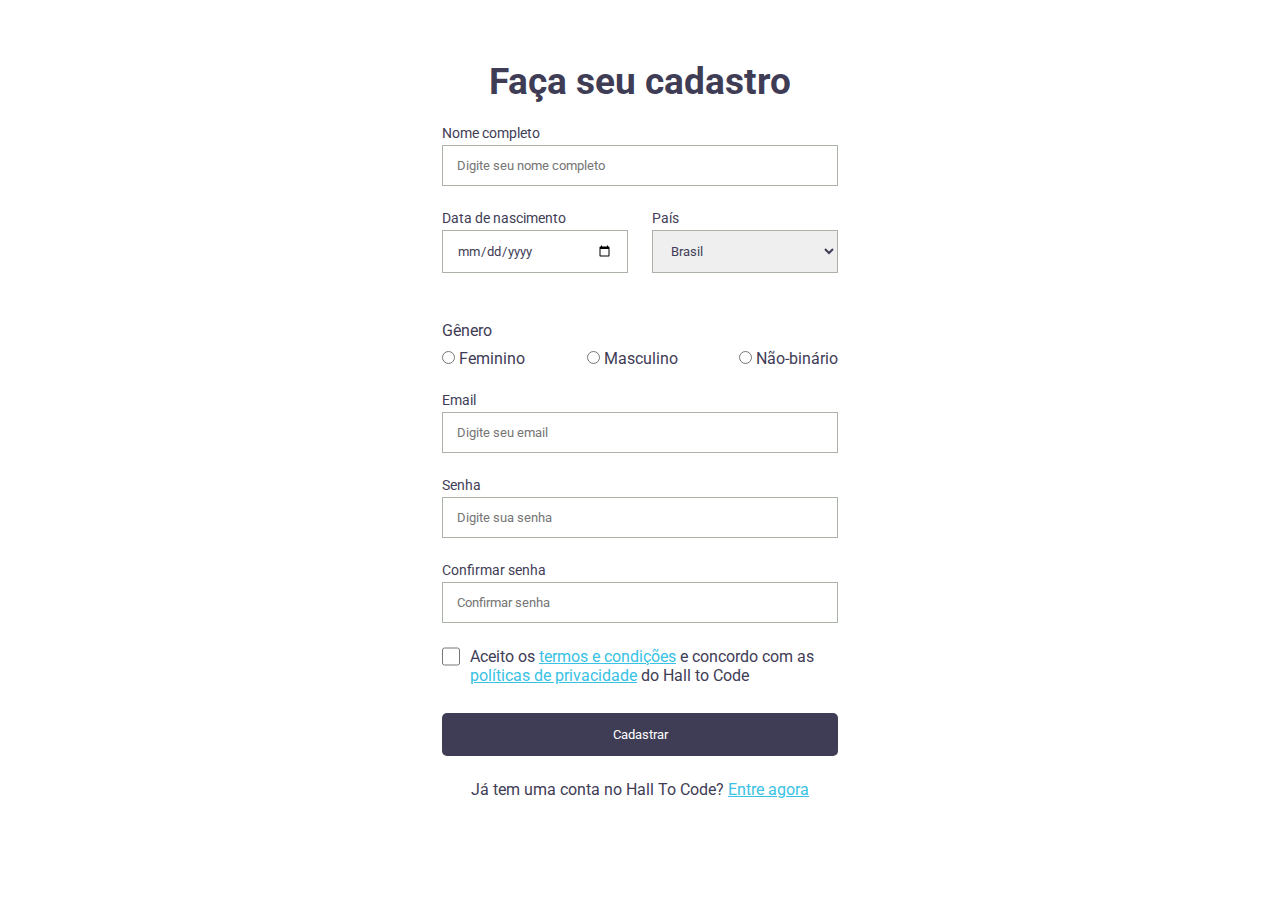
<file: Aula 2/index.html>
<head>
  <title>Aula 2 -Formulário</title>

  <link rel="preconnect" href="https://fonts.googleapis.com" />
  <link rel="preconnect" href="https://fonts.gstatic.com" crossorigin />
  <link
    href="https://fonts.googleapis.com/css2?family=Roboto:wght@400;500;700&display=swap"
    rel="stylesheet"
  />

  <link href="./styles.css" rel="stylesheet" />
</head>
<body>
  <section class="container">
    <form class="form">
      <h1 class="title">Faça seu cadastro</h1>

      <div class="box">
        <label class="label-field" for="name-field">Nome completo</label>
        <input
          type="text"
          placeholder="Digite seu nome completo"
          id="name-field"
          class="field-input"
          required
        />
      </div>
      <div class="double-box">
        <div class="box space-between">
          <div class="box">
            <label class="label-field">Data de nascimento</label>
            <input type="date" class="field-input" />
          </div>
        </div>

        <div class="box space-between">
          <label class="label-field">País</label>
          <select class="select">
            <option>Brasil</option>
            <option>Alemanha</option>
            <option>Argentina</option>
          </select>
        </div>
      </div>

      <div class="box-genre box">
        <span class="genre-title">Gênero</span>
        <div class="options-genre">
          <div class="select-genre">
            <input type="radio" name="input-genre" id="" />
            <label>Feminino</label>
          </div>

          <div class="select-genre">
            <input type="radio" name="input-genre" id="" />
            <label>Masculino</label>
          </div>

          <div class="select-genre">
            <input type="radio" name="input-genre" id="" />
            <label>Não-binário</label>
          </div>
        </div>
      </div>

      <div class="box">
        <label class="label-field">Email</label>
        <input type="text" placeholder="Digite seu email" class="field-input" required />
      </div>

      <div class="box">
        <label class="label-field">Senha</label>
        <input
          type="password"
          placeholder="Digite sua senha"
          class="field-input"
          required
        />
      </div>

      <div class="box">
        <label class="label-field">Confirmar senha</label>
        <input
          type="password"
          placeholder="Confirmar senha"
          class="field-input"
        />
      </div>

      <div class="terms">
        <input type="checkbox" class="checkbox-field"/>
        <p>
          Aceito os <a href="#"> termos e condições</a> e concordo com as
          <a href="#">políticas de privacidade</a>
          do Hall to Code
        </p>
      </div>

      <button class="button">Cadastrar</button>

      <p class="account">Já tem uma conta no Hall To Code? <a href="./html/login.html"> Entre agora</p></a>
    </form>
</section>
</body>
</file>
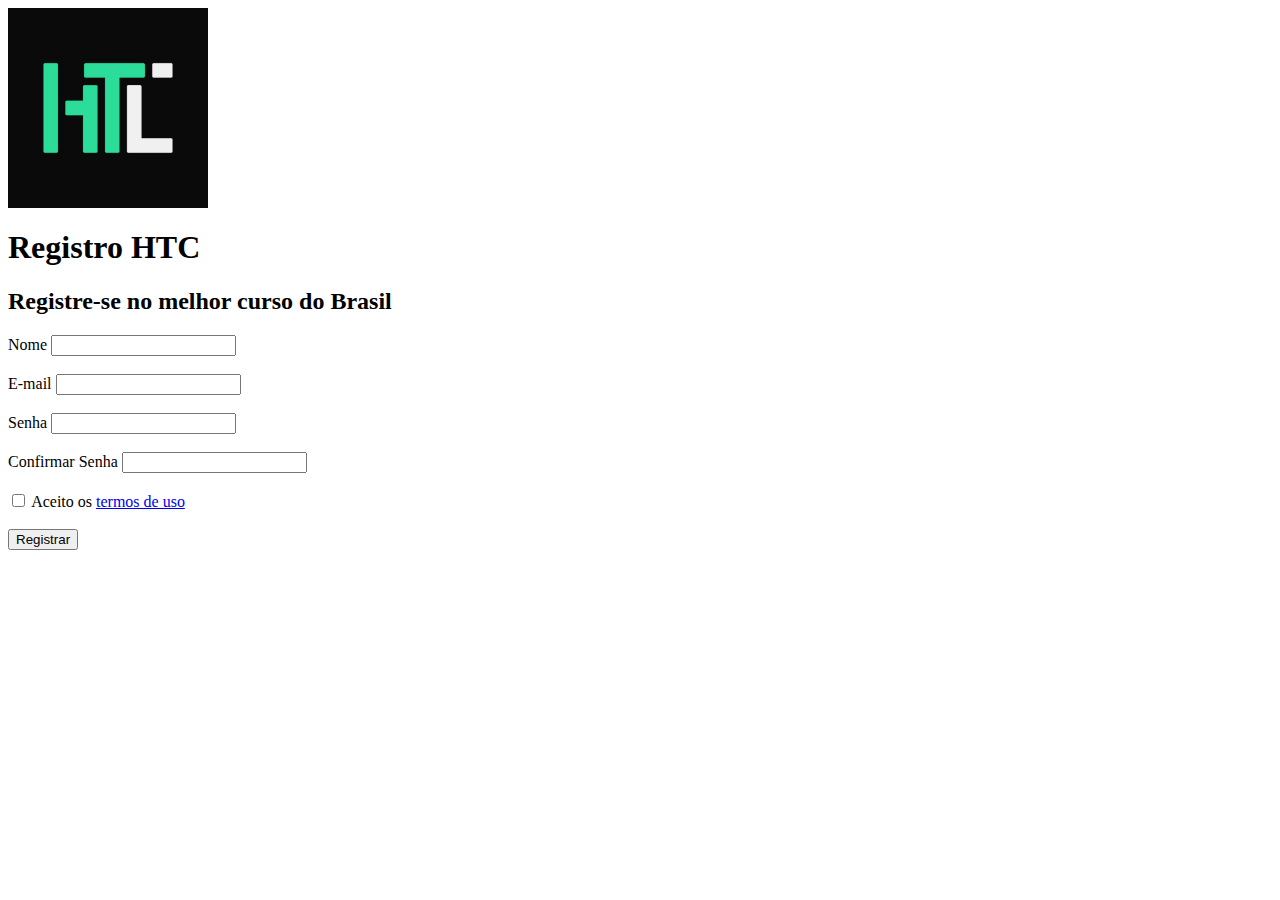
<file: Aula 1/aula-1.html>
<body>
    <img width="200" src="logo.jpg" /> 
  <h1>Registro HTC</h1>
  <h2>Registre-se no melhor curso do Brasil</h2>
  <form>
    <label for="name-field">Nome</label>
    <input id="name-field" />
    <br />
    <br />
    <label for="email-field">E-mail</label>
    <input type="email" id="email-field" />
    <br />
    <br />
    <label for="password-field">Senha</label>
    <input id="password-field" type="password" />
    <br />
    <br />
    <label for="confirm-password-field">Confirmar Senha</label>
    <input id="confirm-password-field" type="password" />
    <br />
    <br />
    <input id="eula-field" type="checkbox" />
    <label for="eula-field"
      >Aceito os <a target="_blank" rel="nofollow" href="EULA.html">termos de uso</a></label
    >
    <br />
    <br />
    <button>Registrar</button>
  </form>
</body>
</file>
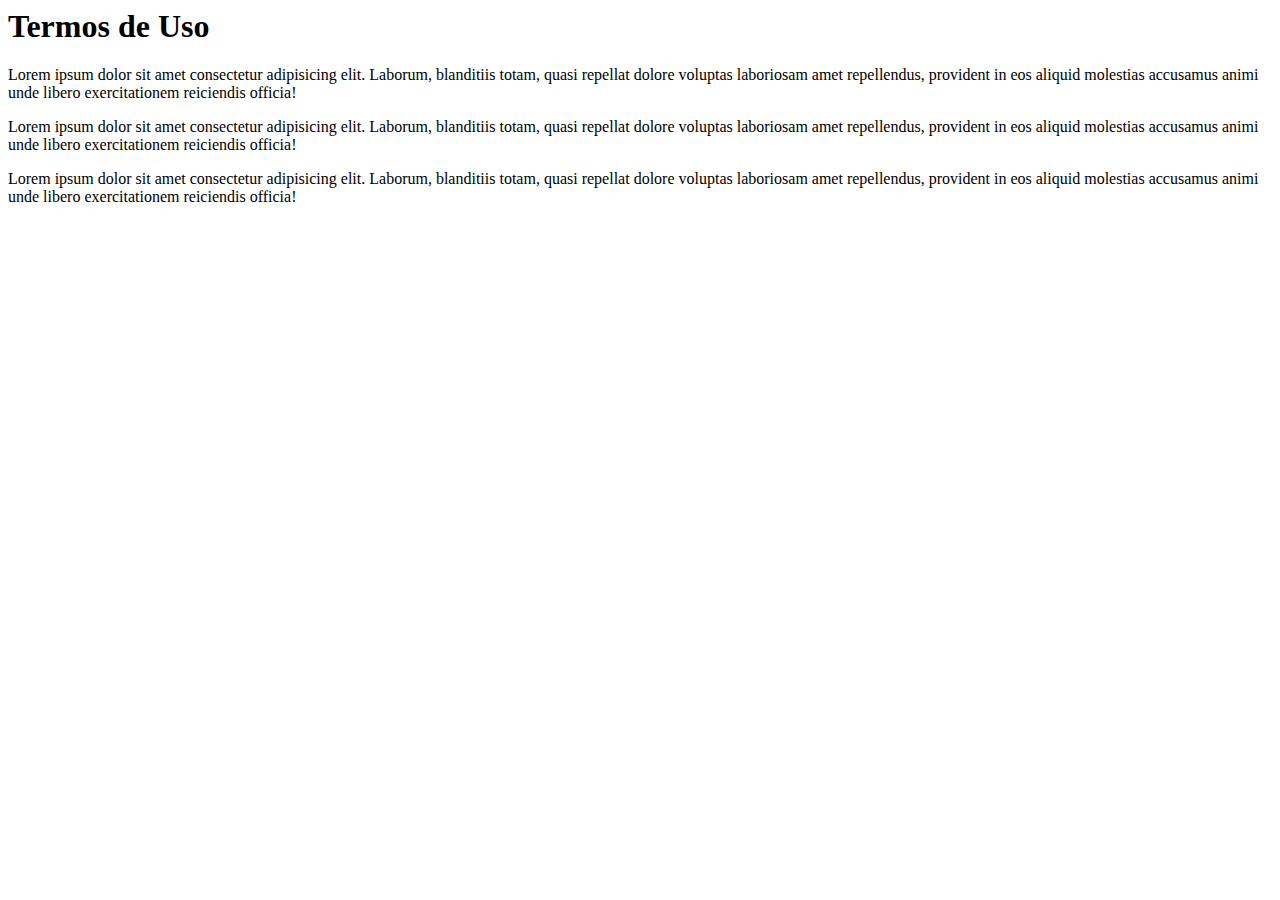
<file: Aula 1/EULA.html>
<body>
  <h1>Termos de Uso</h1>
  <p>
    Lorem ipsum dolor sit amet consectetur adipisicing elit. Laborum, blanditiis
    totam, quasi repellat dolore voluptas laboriosam amet repellendus, provident
    in eos aliquid molestias accusamus animi unde libero exercitationem
    reiciendis officia!
  </p>
  <p>
    Lorem ipsum dolor sit amet consectetur adipisicing elit. Laborum, blanditiis
    totam, quasi repellat dolore voluptas laboriosam amet repellendus, provident
    in eos aliquid molestias accusamus animi unde libero exercitationem
    reiciendis officia!
  </p>
  <p>
    Lorem ipsum dolor sit amet consectetur adipisicing elit. Laborum, blanditiis
    totam, quasi repellat dolore voluptas laboriosam amet repellendus, provident
    in eos aliquid molestias accusamus animi unde libero exercitationem
    reiciendis officia!
  </p>
</body>
</file>
<file: Aula 2/styles.css>
* {
  margin: 0;
  padding: 0;

  color: #3f3d56;
  font-family: "Roboto", sans-serif;
}

body {
  display: flex;
  justify-content: center;
}

.form {
  display: flex;
  flex-direction: column;
  align-items: center;

  max-width: 396;
  width: 100%;
}

.title {
  font-weight: 700;
  font-size: 37px;
  margin: 60px 0 22px;
}

.double-box,
.options-genre {
  display: flex;
  justify-content: space-between;

  width: 100%;
}

.box {
  display: flex;
  flex-direction: column;
  width: 100%;

  margin-bottom: 24px;
}

.space-between {
  width: 47%;
}

.label-field {
  font-size: 14px;
  margin-bottom: 4px;
}

.field-input,
.select {
  width: 100%;
  border: 1px solid #abb3a8;

  padding: 12px 14px;
}

.box-genre {
  display: flex;
  flex-direction: column;

  width: 100%;
}

.genre-title {
  margin-bottom: 9px;
}

.terms {
  display: flex;

  margin-bottom: 28px;
}

.checkbox-field {
  margin-right: 10px;

  width: 18px;
  height: 19px;
  min-width: 18px;

  border-radius: 0;
}

.button {
  width: 100%;
  background-color: #3f3d56;
  color: #ffff;
  border: 0;
  padding: 14px 0px;

  margin-bottom: 24px;
  border-radius: 5px;

  transition-duration: 300ms;
}

.button:hover {
    background-color:#403d5a9d
}
a {
  color: #39c2e4;
}

.account {
    margin-bottom: 30px;

}
</file>
